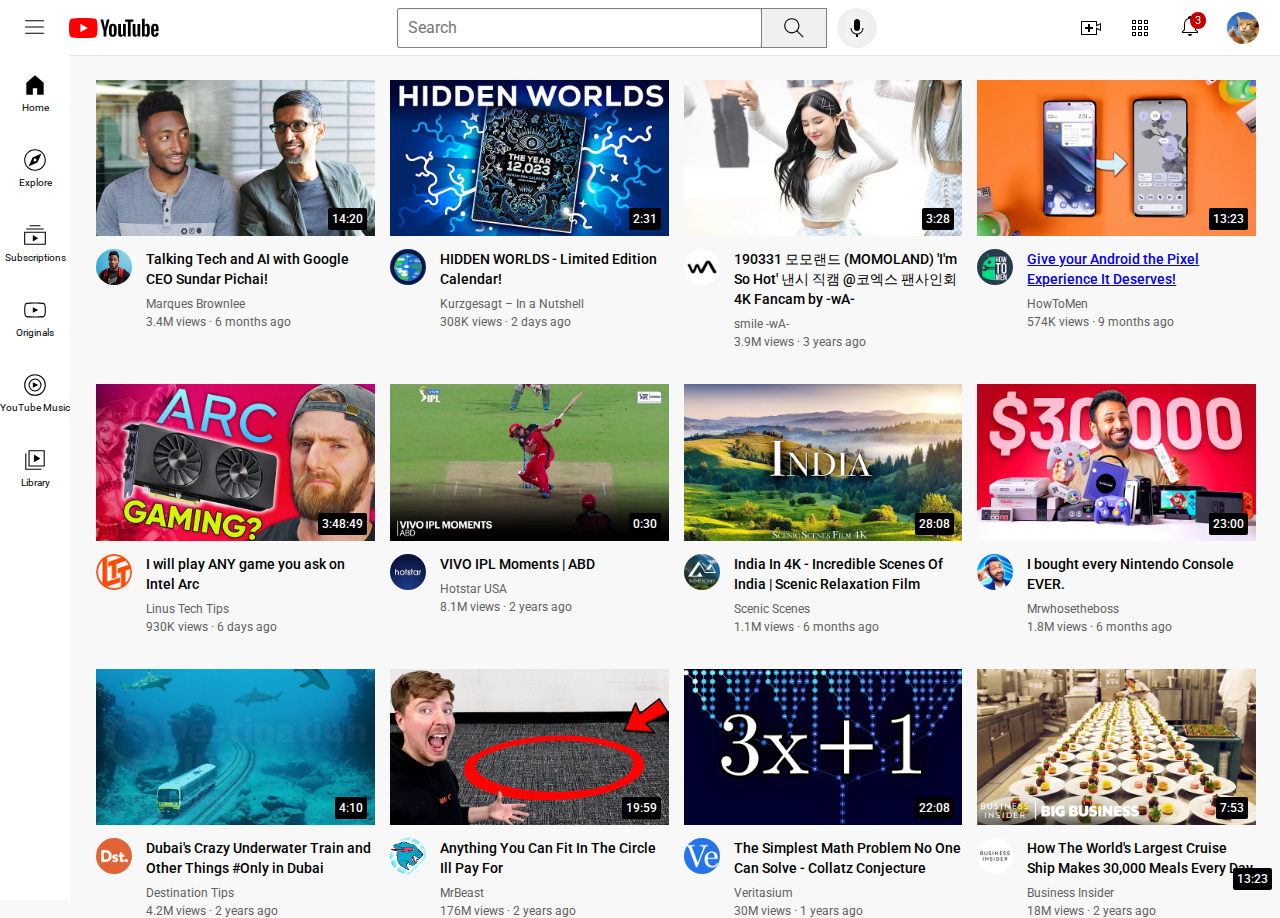
<file: index.html>
<!DOCTYPE html>
<html>
  <head>
    <title>YouTube Clone</title>
    <link rel="preconnect" href="https://fonts.googleapis.com">
    <link rel="preconnect" href="https://fonts.gstatic.com" crossorigin>
    <link href="https://fonts.googleapis.com/css2?family=Roboto:wght@400;500;700&display=swap" rel="stylesheet">  
    <link rel="stylesheet" href="styles/general.css">
    <link rel="stylesheet" href="styles/video.css">
    <link rel="stylesheet" href="styles/header.css">
    <link rel="stylesheet" href="styles/sidebar.css">
  </head>
  <body>
    <div class="header">
      
      <div class="left-section">
        <img class="ham" src="header/hamburger-menu.svg">
        <img class="logo" src="header/youtube-logo.svg">
      </div>
      <div class="middle-section">
        <input class="search" type="text" placeholder="Search">
        <button class="search-but">
          <img class="search-icon" src="header/search.svg">
          <div class="tool-tip">
            Search
          </div>
        </button>
        <button class="voice">
          <img class="voice-icon" src="header/voice-search-icon.svg">
          <div class="tool-tip">
            Search with your voice -_-
          </div>
        </button>
      </div>
      <div class="right-section">
        <div class="upload-cont">
          <img class="upload" src="header/upload.svg">
          <div class="tool-tip">
            Create
          </div>
        </div>
        <div class="apps-cont">
          <img class="ytapps" src="header/youtube-apps.svg">
          <div class="tool-tip">
            Youtube Apps
          </div>
        </div>
        <div class="noti-cont">
          <div class="noti-count"><img class="noti" src="header/notifications.svg">
            <div class="notif-count">3</div>
            <div class="tool-tip">
              Notifications
            </div>
        </div>
        </div>
          <img class="user" src="icon/unnamed.jpg">
      </div>
      </div>
      <div class="sidebar">
        <div class="sidebar-link">
          <img src="sidebar icons/home.svg">
          <div>
            Home
          </div>
        </div>
        <div class="sidebar-link">
          <img src="sidebar icons/explore.svg">
          <div>
            Explore
          </div>
        </div>
        <div class="sidebar-link">
          <img src="sidebar icons/subscriptions.svg">
          <div>
            Subscriptions
          </div>
        </div>
        <div class="sidebar-link">
          <img src="sidebar icons/originals.svg">
          <div>
            Originals
          </div>
        </div>
        <div class="sidebar-link">
          <img src="sidebar icons/youtube-music.svg">
          <div>
            YouTube Music
          </div>
        </div>
        <div class="sidebar-link">
          <img src="sidebar icons/library.svg">
          <div>
            Library
          </div>
        </div>
    </div>
    
    <div class="video-grid">
      <div class="video-preview">
        <div class="thumbnail-row">
          <a href="https://www.youtube.com/watch?v=n2RNcPRtAiY" target="_blank" class="video-title-link">
            <img class="thumbnail" src="thumbnails/markas.webp">
          </a>
          <div class="video-time">
            14:20
          </div>
        </div>
        <div class="video-info-grid">
          <div class="icon">
            <img class="profile" src="icon/markus.jpeg">
          </div>
          <div class="info">
            <a href="https://www.youtube.com/watch?v=n2RNcPRtAiY" target="_blank" class="video-title-link">
              <p class="video-title">
                Talking Tech and AI with Google CEO Sundar Pichai!
              </p>
            </a>
            <p class="video-author">
              Marques Brownlee
            </p>
            <p class="video-stats">
              3.4M views &#183; 6 months ago
            </p> 
          </div>
        </div>
      </div>
      <div class="video-preview">
        <div class="thumbnail-row">
            <a href="https://www.youtube.com/watch?v=fMJqwD7_-NU&ab_channel=Kurzgesagt%E2%80%93InaNutshell" target="_blank" class="video-title-link">
              <img class="thumbnail" src="thumbnails/kurtz.webp">
            </a>
            <div class="video-time">
              2:31
            </div>
        </div>
        
          <div class="video-info-grid">
            <div class="icon">
              <img class="profile" src="icon/kurz.jpg">
            </div>
            <div class="info">
              <a href="https://www.youtube.com/watch?v=fMJqwD7_-NU&ab_channel=Kurzgesagt%E2%80%93InaNutshell" target="_blank" class="video-title-link">
                <p class="video-title">
                  HIDDEN WORLDS - Limited Edition Calendar!
              </p>
              </a>
              
            <p class="video-author">
              Kurzgesagt &#8211; In a Nutshell
            </p>
            <p class="video-stats">
              308K views &#183; 2 days ago
            </p> 
          </div>
        </div>
      </div>
      <div class="video-preview">
        <div class="thumbnail-row">
          <a href="https://www.youtube.com/watch?v=sA-egKJz2Q0&ab_channel=smile-wA-" target="_blank" class="video-title-link">
            <img class="thumbnail" src="thumbnails/nancy.webp">
          </a>
          
          <div class="video-time">
            3:28
          </div>
        </div>
        <div class="video-info-grid">
          <div class="icon">
            <img class="profile" src="icon/momo.jpg">
          </div>
          <div class="info">
            <a href="https://www.youtube.com/watch?v=sA-egKJz2Q0&ab_channel=smile-wA-" target="_blank" class="video-title-link">
              <p class="video-title">
                190331 모모랜드 (MOMOLAND) 'I'm So Hot' 낸시 직캠 @코엑스 팬사인회 4K Fancam by -wA-
              </p>
            </a>
            
            <p class="video-author">
              smile -wA-
            </p>
            <p class="video-stats">
              3.9M views &#183; 3 years ago
            </p> 
          </div>
        </div>
      </div>
      <div class="video-preview">
        <div class="thumbnail-row">
          <a href="https://www.youtube.com/watch?v=a0Zvt__LvDw&ab_channel=HowToMen" target="_blank" class="video-title-link">
            <img class="thumbnail" src="thumbnails/pixel.webp">
          </a>
            
            <div class="video-time">
              13:23
            </div>
        </div>
          <div class="video-info-grid">
            <div class="icon">
              <img class="profile" src="icon/pixel.jpg">
            </div>
            <div class="video-time">
              13:23
            </div>
            <div class="info">
              <a href="https://www.youtube.com/watch?v=a0Zvt__LvDw&ab_channel=HowToMen">
                <p class="video-title">
                  Give your Android the Pixel Experience It Deserves!
              </p>
              </a>
              
            <p class="video-author">
              HowToMen
            </p>
            <p class="video-stats">
              574K views &#183; 9 months ago
            </p> 
          </div>
        </div>
      </div>
      <div class="video-preview">
        <div class="thumbnail-row">
          <a href="https://www.youtube.com/watch?v=nETQGtt024k&ab_channel=LinusTechTips" target="_blank" class="video-title-link">
            <img class="thumbnail" src="thumbnails/ltt.webp">
          </a>
          
          <div class="video-time">
            3:48:49
          </div>
        </div>
        <div class="video-info-grid">
          <div class="icon">
            <img class="profile" src="icon/ltt.jpg">
          </div>
          <div class="info">
            <a href="https://www.youtube.com/watch?v=nETQGtt024k&ab_channel=LinusTechTips" target="_blank" class="video-title-link">
              <p class="video-title">
                I will play ANY game you ask on Intel Arc
              </p>
            </a>
            
            <p class="video-author">
              Linus Tech Tips
            </p>
            <p class="video-stats">
              930K views &#183; 6 days ago
            </p> 
          </div>
        </div>
      </div>
      <div class="video-preview">
        <div class="thumbnail-row">
          <a href="https://www.youtube.com/watch?v=Ro5EtGRNTGQ&ab_channel=HotstarUSA" target="_blank" class="video-title-link">
            <img class="thumbnail" src="thumbnails/abd.webp">
          </a>
            
            <div class="video-time">
              0:30
            </div>
        </div>
          <div class="video-info-grid">
            <div class="icon">
              <img class="profile" src="icon/abd.jpg">
            </div>
            <div class="info">
            <a href="https://www.youtube.com/watch?v=Ro5EtGRNTGQ&ab_channel=HotstarUSA" target="_blank" class="video-title-link">
              <p class="video-title">
                VIVO IPL Moments | ABD
            </p>
            </a>
              
            <p class="video-author">
              Hotstar USA
            </p>
            <p class="video-stats">
              8.1M views &#183; 2 years ago
            </p> 
          </div>
        </div>
      </div>
      <div class="video-preview">
        <div class="thumbnail-row">
          <a href="https://www.youtube.com/watch?v=dphagk4O5qA&ab_channel=ScenicScenes" target="_blank" class="video-title-link">
            <img class="thumbnail" src="thumbnails/ndia.webp">
          </a>
          
          <div class="video-time">
              28:08
          </div>
        </div>
        <div class="video-info-grid">
          <div class="icon">
            <img class="profile" src="icon/india.jpg">
          </div>
          <div class="info">
            <a href="https://www.youtube.com/watch?v=dphagk4O5qA&ab_channel=ScenicScenes" target="_blank" class="video-title-link">
              <p class="video-title">
                India In 4K - Incredible Scenes Of India | Scenic Relaxation Film
              </p>
            </a>
            
            <p class="video-author">
              Scenic Scenes
            </p>
            <p class="video-stats">
              1.1M views &#183; 6 months ago
            </p> 
          </div>
        </div>
      </div>
      <div class="video-preview">
        <div class="thumbnail-row">
          <a href="https://www.youtube.com/watch?v=vtvFVH9JdNI&ab_channel=Mrwhosetheboss">
            <img class="thumbnail" src="thumbnails/mrboss.webp">
          </a>
            
            <div class="video-time">
              23:00
            </div>
        </div>
          <div class="video-info-grid">
            <div class="icon">
              <img class="profile" src="icon/mrboss.jpg">
            </div>
            <div class="info">
              <a href="https://www.youtube.com/watch?v=vtvFVH9JdNI&ab_channel=Mrwhosetheboss" target="_blank" class="video-title-link">
                <p class="video-title">
                  I bought every Nintendo Console EVER.
              </p>
              </a>
              
            <p class="video-author">
              Mrwhosetheboss
            </p>
            <p class="video-stats">
              1.8M views &#183; 6 months ago
            </p> 
          </div>
        </div>
      </div>
      <div class="video-preview">
        <div class="thumbnail-row">
          <a href="https://www.youtube.com/watch?v=0nZuYyXET3s&ab_channel=DestinationTips" target="_blank" class="video-title-link">
            <img class="thumbnail" src="thumbnails/dubai.webp">
          </a>
          
          <div class="video-time">
              4:10
          </div>
        </div>
        <div class="video-info-grid">
          <div class="icon">
            <img class="profile" src="icon/dubai.jpg">
          </div>
          <div class="info">
            <a href="https://www.youtube.com/watch?v=0nZuYyXET3s&ab_channel=DestinationTips" target="_blank" class="video-title-link">
              <p class="video-title">
                Dubai's Crazy Underwater Train and Other Things #Only in Dubai
              </p>
            </a>
            
            <p class="video-author">
              Destination Tips
            </p>
            <p class="video-stats">
              4.2M views &#183; 2 years ago
            </p> 
          </div>
        </div>
      </div>
      <div class="video-preview">
        <div class="thumbnail-row">
          <a href="https://www.youtube.com/watch?v=yXWw0_UfSFg&ab_channel=MrBeast" target="_blank" class="video-title-link">
            <img class="thumbnail" src="thumbnails/mrbeast.webp">
          </a>
          
          <div class="video-time">
              19:59
          </div>
        </div>
        <div class="video-info-grid">
          <div class="icon">
            <img class="profile" src="icon/mrbeast.jpeg">
          </div>
          <div class="info">
            <a href="https://www.youtube.com/watch?v=yXWw0_UfSFg&ab_channel=MrBeast" target="_blank" class="video-title-link">
              <p class="video-title">
                Anything You Can Fit In The Circle Ill Pay For
              </p>
            </a>
            
            <p class="video-author">
              MrBeast
            </p>
            <p class="video-stats">
              176M views &#183; 2 years ago
            </p> 
          </div>
        </div>
      </div>
      <div class="video-preview">
        <div class="thumbnail-row">
          <a href="https://www.youtube.com/watch?v=094y1Z2wpJg&ab_channel=Veritasium" target="_blank" class="video-title-link">
            <img class="thumbnail" src="thumbnails/versat.webp">
          </a>
          
          <div class="video-time">
              22:08
          </div>
        </div>
        <div class="video-info-grid">
          <div class="icon">
            <img class="profile" src="icon/versat.jpg">
          </div>
          <div class="info">
            <a href="https://www.youtube.com/watch?v=094y1Z2wpJg&ab_channel=Veritasium" target="_blank" class="video-title-link">
              <p class="video-title">
                The Simplest Math Problem No One Can Solve - Collatz Conjecture
              </p>
            </a>
            
            <p class="video-author">
              Veritasium
            </p>
            <p class="video-stats">
              30M views &#183; 1 years ago
            </p> 
          </div>
        </div>
      </div>
      <div class="video-preview">
        <div class="thumbnail-row">
          <a href="https://www.youtube.com/watch?v=R2vXbFp5C9o&ab_channel=BusinessInsider" target="_blank" class="video-title-link">
            <img class="thumbnail" src="thumbnails/bussi.webp">
          </a>
          
          <div class="video-time">
              7:53
          </div>
        </div>
        <div class="video-info-grid">
          <div class="icon">
            <img class="profile" src="icon/bussi.jpg">
          </div>
          <div class="info">
            <a href="https://www.youtube.com/watch?v=R2vXbFp5C9o&ab_channel=BusinessInsider" target="_blank" class="video-title-link">
              <p class="video-title">
                How The World's Largest Cruise Ship Makes 30,000 Meals Every Day
              </p>
            </a>
            
            <p class="video-author">
              Business Insider
            </p>
            <p class="video-stats">
              18M views &#183; 2 years ago
            </p> 
          </div>
        </div>
      </div>
    </div>
  </body>
</html>
</file>
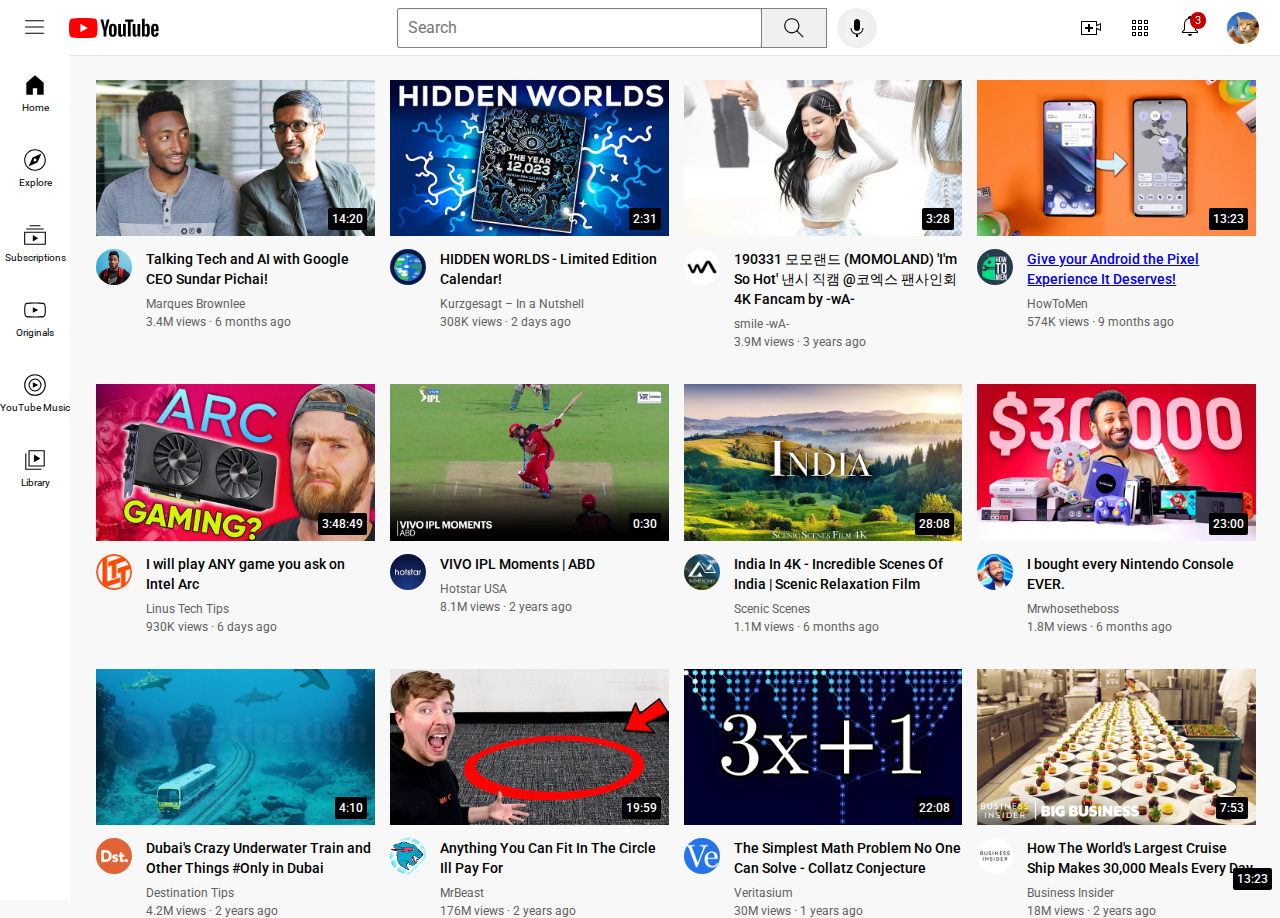
<file: youtube.html>
<!DOCTYPE html>
<html>
  <head>
    <title>YouTube Clone</title>
    <link rel="preconnect" href="https://fonts.googleapis.com">
    <link rel="preconnect" href="https://fonts.gstatic.com" crossorigin>
    <link href="https://fonts.googleapis.com/css2?family=Roboto:wght@400;500;700&display=swap" rel="stylesheet">  
    <link rel="stylesheet" href="styles/general.css">
    <link rel="stylesheet" href="styles/video.css">
    <link rel="stylesheet" href="styles/header.css">
    <link rel="stylesheet" href="styles/sidebar.css">
  </head>
  <body>
    <div class="header">
      
      <div class="left-section">
        <img class="ham" src="header/hamburger-menu.svg">
        <img class="logo" src="header/youtube-logo.svg">
      </div>
      <div class="middle-section">
        <input class="search" type="text" placeholder="Search">
        <button class="search-but">
          <img class="search-icon" src="header/search.svg">
          <div class="tool-tip">
            Search
          </div>
        </button>
        <button class="voice">
          <img class="voice-icon" src="header/voice-search-icon.svg">
          <div class="tool-tip">
            Search with your voice
          </div>
        </button>
      </div>
      <div class="right-section">
        <div class="upload-cont">
          <img class="upload" src="header/upload.svg">
          <div class="tool-tip">
            Create
          </div>
        </div>
        <div class="apps-cont">
          <img class="ytapps" src="header/youtube-apps.svg">
          <div class="tool-tip">
            Youtube apps
          </div>
        </div>
        <div class="noti-cont">
          <div class="noti-count"><img class="noti" src="header/notifications.svg">
            <div class="notif-count">3</div>
            <div class="tool-tip">
              Notifications
            </div>
        </div>
        </div>
          <img class="user" src="icon/unnamed.jpg">
      </div>
      </div>
      <div class="sidebar">
        <div class="sidebar-link">
          <img src="sidebar icons/home.svg">
          <div>
            Home
          </div>
        </div>
        <div class="sidebar-link">
          <img src="sidebar icons/explore.svg">
          <div>
            Explore
          </div>
        </div>
        <div class="sidebar-link">
          <img src="sidebar icons/subscriptions.svg">
          <div>
            Subscriptions
          </div>
        </div>
        <div class="sidebar-link">
          <img src="sidebar icons/originals.svg">
          <div>
            Originals
          </div>
        </div>
        <div class="sidebar-link">
          <img src="sidebar icons/youtube-music.svg">
          <div>
            YouTube Music
          </div>
        </div>
        <div class="sidebar-link">
          <img src="sidebar icons/library.svg">
          <div>
            Library
          </div>
        </div>
    </div>
    
    <div class="video-grid">
      <div class="video-preview">
        <div class="thumbnail-row">
          <a href="https://www.youtube.com/watch?v=n2RNcPRtAiY" target="_blank" class="video-title-link">
            <img class="thumbnail" src="thumbnails/markas.webp">
          </a>
          <div class="video-time">
            14:20
          </div>
        </div>
        <div class="video-info-grid">
          <div class="icon">
            <img class="profile" src="icon/markus.jpeg">
          </div>
          <div class="info">
            <a href="https://www.youtube.com/watch?v=n2RNcPRtAiY" target="_blank" class="video-title-link">
              <p class="video-title">
                Talking Tech and AI with Google CEO Sundar Pichai!
              </p>
            </a>
            <p class="video-author">
              Marques Brownlee
            </p>
            <p class="video-stats">
              3.4M views &#183; 6 months ago
            </p> 
          </div>
        </div>
      </div>
      <div class="video-preview">
        <div class="thumbnail-row">
            <a href="https://www.youtube.com/watch?v=fMJqwD7_-NU&ab_channel=Kurzgesagt%E2%80%93InaNutshell" target="_blank" class="video-title-link">
              <img class="thumbnail" src="thumbnails/kurtz.webp">
            </a>
            <div class="video-time">
              2:31
            </div>
        </div>
        
          <div class="video-info-grid">
            <div class="icon">
              <img class="profile" src="icon/kurz.jpg">
            </div>
            <div class="info">
              <a href="https://www.youtube.com/watch?v=fMJqwD7_-NU&ab_channel=Kurzgesagt%E2%80%93InaNutshell" target="_blank" class="video-title-link">
                <p class="video-title">
                  HIDDEN WORLDS - Limited Edition Calendar!
              </p>
              </a>
              
            <p class="video-author">
              Kurzgesagt &#8211; In a Nutshell
            </p>
            <p class="video-stats">
              308K views &#183; 2 days ago
            </p> 
          </div>
        </div>
      </div>
      <div class="video-preview">
        <div class="thumbnail-row">
          <a href="https://www.youtube.com/watch?v=sA-egKJz2Q0&ab_channel=smile-wA-" target="_blank" class="video-title-link">
            <img class="thumbnail" src="thumbnails/nancy.webp">
          </a>
          
          <div class="video-time">
            3:28
          </div>
        </div>
        <div class="video-info-grid">
          <div class="icon">
            <img class="profile" src="icon/momo.jpg">
          </div>
          <div class="info">
            <a href="https://www.youtube.com/watch?v=sA-egKJz2Q0&ab_channel=smile-wA-" target="_blank" class="video-title-link">
              <p class="video-title">
                190331 모모랜드 (MOMOLAND) 'I'm So Hot' 낸시 직캠 @코엑스 팬사인회 4K Fancam by -wA-
              </p>
            </a>
            
            <p class="video-author">
              smile -wA-
            </p>
            <p class="video-stats">
              3.9M views &#183; 3 years ago
            </p> 
          </div>
        </div>
      </div>
      <div class="video-preview">
        <div class="thumbnail-row">
          <a href="https://www.youtube.com/watch?v=a0Zvt__LvDw&ab_channel=HowToMen" target="_blank" class="video-title-link">
            <img class="thumbnail" src="thumbnails/pixel.webp">
          </a>
            
            <div class="video-time">
              13:23
            </div>
        </div>
          <div class="video-info-grid">
            <div class="icon">
              <img class="profile" src="icon/pixel.jpg">
            </div>
            <div class="video-time">
              13:23
            </div>
            <div class="info">
              <a href="https://www.youtube.com/watch?v=a0Zvt__LvDw&ab_channel=HowToMen">
                <p class="video-title">
                  Give your Android the Pixel Experience It Deserves!
              </p>
              </a>
              
            <p class="video-author">
              HowToMen
            </p>
            <p class="video-stats">
              574K views &#183; 9 months ago
            </p> 
          </div>
        </div>
      </div>
      <div class="video-preview">
        <div class="thumbnail-row">
          <a href="https://www.youtube.com/watch?v=nETQGtt024k&ab_channel=LinusTechTips" target="_blank" class="video-title-link">
            <img class="thumbnail" src="thumbnails/ltt.webp">
          </a>
          
          <div class="video-time">
            3:48:49
          </div>
        </div>
        <div class="video-info-grid">
          <div class="icon">
            <img class="profile" src="icon/ltt.jpg">
          </div>
          <div class="info">
            <a href="https://www.youtube.com/watch?v=nETQGtt024k&ab_channel=LinusTechTips" target="_blank" class="video-title-link">
              <p class="video-title">
                I will play ANY game you ask on Intel Arc
              </p>
            </a>
            
            <p class="video-author">
              Linus Tech Tips
            </p>
            <p class="video-stats">
              930K views &#183; 6 days ago
            </p> 
          </div>
        </div>
      </div>
      <div class="video-preview">
        <div class="thumbnail-row">
          <a href="https://www.youtube.com/watch?v=Ro5EtGRNTGQ&ab_channel=HotstarUSA" target="_blank" class="video-title-link">
            <img class="thumbnail" src="thumbnails/abd.webp">
          </a>
            
            <div class="video-time">
              0:30
            </div>
        </div>
          <div class="video-info-grid">
            <div class="icon">
              <img class="profile" src="icon/abd.jpg">
            </div>
            <div class="info">
            <a href="https://www.youtube.com/watch?v=Ro5EtGRNTGQ&ab_channel=HotstarUSA" target="_blank" class="video-title-link">
              <p class="video-title">
                VIVO IPL Moments | ABD
            </p>
            </a>
              
            <p class="video-author">
              Hotstar USA
            </p>
            <p class="video-stats">
              8.1M views &#183; 2 years ago
            </p> 
          </div>
        </div>
      </div>
      <div class="video-preview">
        <div class="thumbnail-row">
          <a href="https://www.youtube.com/watch?v=dphagk4O5qA&ab_channel=ScenicScenes" target="_blank" class="video-title-link">
            <img class="thumbnail" src="thumbnails/ndia.webp">
          </a>
          
          <div class="video-time">
              28:08
          </div>
        </div>
        <div class="video-info-grid">
          <div class="icon">
            <img class="profile" src="icon/india.jpg">
          </div>
          <div class="info">
            <a href="https://www.youtube.com/watch?v=dphagk4O5qA&ab_channel=ScenicScenes" target="_blank" class="video-title-link">
              <p class="video-title">
                India In 4K - Incredible Scenes Of India | Scenic Relaxation Film
              </p>
            </a>
            
            <p class="video-author">
              Scenic Scenes
            </p>
            <p class="video-stats">
              1.1M views &#183; 6 months ago
            </p> 
          </div>
        </div>
      </div>
      <div class="video-preview">
        <div class="thumbnail-row">
          <a href="https://www.youtube.com/watch?v=vtvFVH9JdNI&ab_channel=Mrwhosetheboss">
            <img class="thumbnail" src="thumbnails/mrboss.webp">
          </a>
            
            <div class="video-time">
              23:00
            </div>
        </div>
          <div class="video-info-grid">
            <div class="icon">
              <img class="profile" src="icon/mrboss.jpg">
            </div>
            <div class="info">
              <a href="https://www.youtube.com/watch?v=vtvFVH9JdNI&ab_channel=Mrwhosetheboss" target="_blank" class="video-title-link">
                <p class="video-title">
                  I bought every Nintendo Console EVER.
              </p>
              </a>
              
            <p class="video-author">
              Mrwhosetheboss
            </p>
            <p class="video-stats">
              1.8M views &#183; 6 months ago
            </p> 
          </div>
        </div>
      </div>
      <div class="video-preview">
        <div class="thumbnail-row">
          <a href="https://www.youtube.com/watch?v=0nZuYyXET3s&ab_channel=DestinationTips" target="_blank" class="video-title-link">
            <img class="thumbnail" src="thumbnails/dubai.webp">
          </a>
          
          <div class="video-time">
              4:10
          </div>
        </div>
        <div class="video-info-grid">
          <div class="icon">
            <img class="profile" src="icon/dubai.jpg">
          </div>
          <div class="info">
            <a href="https://www.youtube.com/watch?v=0nZuYyXET3s&ab_channel=DestinationTips" target="_blank" class="video-title-link">
              <p class="video-title">
                Dubai's Crazy Underwater Train and Other Things #Only in Dubai
              </p>
            </a>
            
            <p class="video-author">
              Destination Tips
            </p>
            <p class="video-stats">
              4.2M views &#183; 2 years ago
            </p> 
          </div>
        </div>
      </div>
      <div class="video-preview">
        <div class="thumbnail-row">
          <a href="https://www.youtube.com/watch?v=yXWw0_UfSFg&ab_channel=MrBeast" target="_blank" class="video-title-link">
            <img class="thumbnail" src="thumbnails/mrbeast.webp">
          </a>
          
          <div class="video-time">
              19:59
          </div>
        </div>
        <div class="video-info-grid">
          <div class="icon">
            <img class="profile" src="icon/mrbeast.jpeg">
          </div>
          <div class="info">
            <a href="https://www.youtube.com/watch?v=yXWw0_UfSFg&ab_channel=MrBeast" target="_blank" class="video-title-link">
              <p class="video-title">
                Anything You Can Fit In The Circle Ill Pay For
              </p>
            </a>
            
            <p class="video-author">
              MrBeast
            </p>
            <p class="video-stats">
              176M views &#183; 2 years ago
            </p> 
          </div>
        </div>
      </div>
      <div class="video-preview">
        <div class="thumbnail-row">
          <a href="https://www.youtube.com/watch?v=094y1Z2wpJg&ab_channel=Veritasium" target="_blank" class="video-title-link">
            <img class="thumbnail" src="thumbnails/versat.webp">
          </a>
          
          <div class="video-time">
              22:08
          </div>
        </div>
        <div class="video-info-grid">
          <div class="icon">
            <img class="profile" src="icon/versat.jpg">
          </div>
          <div class="info">
            <a href="https://www.youtube.com/watch?v=094y1Z2wpJg&ab_channel=Veritasium" target="_blank" class="video-title-link">
              <p class="video-title">
                The Simplest Math Problem No One Can Solve - Collatz Conjecture
              </p>
            </a>
            
            <p class="video-author">
              Veritasium
            </p>
            <p class="video-stats">
              30M views &#183; 1 years ago
            </p> 
          </div>
        </div>
      </div>
      <div class="video-preview">
        <div class="thumbnail-row">
          <a href="https://www.youtube.com/watch?v=R2vXbFp5C9o&ab_channel=BusinessInsider" target="_blank" class="video-title-link">
            <img class="thumbnail" src="thumbnails/bussi.webp">
          </a>
          
          <div class="video-time">
              7:53
          </div>
        </div>
        <div class="video-info-grid">
          <div class="icon">
            <img class="profile" src="icon/bussi.jpg">
          </div>
          <div class="info">
            <a href="https://www.youtube.com/watch?v=R2vXbFp5C9o&ab_channel=BusinessInsider" target="_blank" class="video-title-link">
              <p class="video-title">
                How The World's Largest Cruise Ship Makes 30,000 Meals Every Day
              </p>
            </a>
            
            <p class="video-author">
              Business Insider
            </p>
            <p class="video-stats">
              18M views &#183; 2 years ago
            </p> 
          </div>
        </div>
      </div>
    </div>
  </body>
</html>
</file>
<file: styles/general.css>
p{
    font-family: Roboto, Arial;
    margin-top: 0;
    margin-bottom: 0;
  }
body{
    margin: 0;
    padding-top: 80px;
    padding-left: 96px;
    padding-right: 24px;
    background-color: rgb(248, 248, 248);
    
}
</file>
<file: styles/video.css>
.thumbnail{
      width: 100%;
  }
  
  .video-title{
    margin-top: 0;
    font-size: 14px;
    font-weight: 500;
    line-height: 20px;
    margin-bottom: 8px;
  }
  
  .profile{
    width: 36px;
    border-radius: 50px;
  }
  .thumbnail-row{
    margin-bottom: 9px;
    position: relative;
    
  }
  .video-author,.video-stats{
    font-size: 12px;
    color: rgb(96, 96, 96);
  }
  .video-author{
    margin-bottom: 4px;
  }
  .video-info-grid{
    display: grid;
    grid-template-columns: 50px 1fr;
  }
  .video-grid{
    display: grid;
    grid-template-columns: 1fr 1fr 1fr;
    column-gap: 15px;
    row-gap: 35px;
  }
  @media (max-width: 750px){
    .video-grid{
        grid-template-columns: 1fr 1fr;
    }
  }
  @media(min-width:751px) and (max-width:999px){
    .video-grid{ grid-template-columns: 1fr 1fr 1fr ;
    }
  }
  @media(min-width:1000px){
    .video-grid{
        grid-template-columns: 1fr 1fr 1fr 1fr;
    }
  }
  .video-time{
    background-color: black;
    color: white;
    position: absolute;
    bottom: 10px;
    right: 8px;
    font-family: Roboto,Arial;
    font-size: 12px;
    font-weight: 500;
    padding :4px;
    border-radius: 2px;
  }
  .video-title-link {
    text-decoration: none;
    color: black;
  }
</file>
<file: styles/header.css>
.header{
    height: 55px;
    z-index: 100;
    display: flex;
    flex-direction: row;
    justify-content: space-between;
    position: fixed;
    top: 0;
    left: 0;
    right: 0;
    background-color: white;
    border-bottom-width:1px ;
    border-bottom-style:solid ;
    border-bottom-color:rgb(228, 228, 228) ;
}
.left-section{
    
    display: flex;
    
    margin-right: 70px;
    align-items: center;
}
.middle-section{
   
    flex: 1;
    margin-right: 35px;
    max-width: 480px;
    display: flex;
    align-items: center;
    flex-direction: row;
}
.right-section{
    width: 180px;
    margin-right: 21px;
    display: flex;
    align-items: center;
    justify-content: space-between;
    flex-shrink: 0;
}
.upload{
    height: 24px;
}
.ytapps{
    height: 24px;
}
.noti{
    height: 24px;
}
.noti-count{
    position: relative;
}
.notif-count{
    position: absolute;
    top: -2px;;
    right: -4px;
    background-color: rgb(194, 0, 0);
    color: white;
    font-family: Roboto,Arial;
    font-size: 11px;
    padding-left: 5px;
    padding-right: 5px;
    padding-top: 2px;
    padding-bottom: 2px;
    border-radius: 18px;
}
.user{
    height: 32px;
    border-radius: 16px;
}
.logo{
    height: 20px;
}
.ham{
    height: 25px;
    margin-left: 22px;
    margin-right: 22px;
}
.search-but{
    height: 40px;
    width: 66px;
    background-color: rgb(240, 240, 240);
    border-width: 1px;
    border-style: solid;
    border-color: gray;
    margin-left: -1px;
    margin-right: 10px;
    position: relative;
}
.search-but .tool-tip,
.voice .tool-tip,
.upload-cont .tool-tip,
.apps-cont .tool-tip,
.noti-cont .tool-tip
{
    position: absolute;
    background-color: gray;
    color: white;
    padding-top: 4px;
    padding-bottom: 4px;
    padding-left: 8px;
    padding-right: 8px;
    border-radius: 2px;
    font-size: 12px;
    bottom: -30px;
    opacity: 0;
    transition: .25s;
    pointer-events: none;
    white-space: nowrap;
    font-family: Roboto,Arial;
}
.search-but:hover .tool-tip,
.voice:hover .tool-tip,
.upload-cont:hover .tool-tip,
.apps-cont:hover .tool-tip,
.noti-cont:hover .tool-tip
{
    opacity: 1;
}

.search-but,
.voice,
.upload-cont,
.apps-cont,
.noti-cont
{
    position: relative;
    display: flex;
    justify-content: center;
    align-items: center;
}

.voice{
    height: 40px;
    width: 40px;
    border: none;
    border-radius: 20px;
}
.voice-icon{
    height: 24px;
    background-color: rgb(243, 243, 243);
}
.search{
    flex: 1;
    height: 36px;
    width: 0;
    padding-left: 10px;
    border-width: 1px;
    border-style: solid;
    border-color: gray;
    font-size: 16px;
    border-radius: 2px;
    box-shadow: inset 1px 2px 3px rgba(0, 0, 0, 0.05);
}
.search::placeholder{
    font-family: Roboto,Arial;
    font-size: 16px;
}
.search-icon{
    height: 26px;
}
</file>
<file: styles/sidebar.css>
.sidebar{
    position: fixed;
    bottom: 0;
    left: 0;
    top: 55px;
    background-color: white;
    width: 70px;
    z-index: 200;
}
.sidebar-link{
    height: 75px; 
    display: flex;
    align-items: center;
    justify-content: center;
    flex-direction: column;
    cursor: pointer;
}
.sidebar-link:hover{
    background-color: rgb(225, 225, 225);
}
.sidebar-link img{
    height: 26px;
    margin-bottom: 4px;
}
.sidebar-link div{
    font-family: Roboto,Arial;
    font-size: 10px;
    
}
</file>
